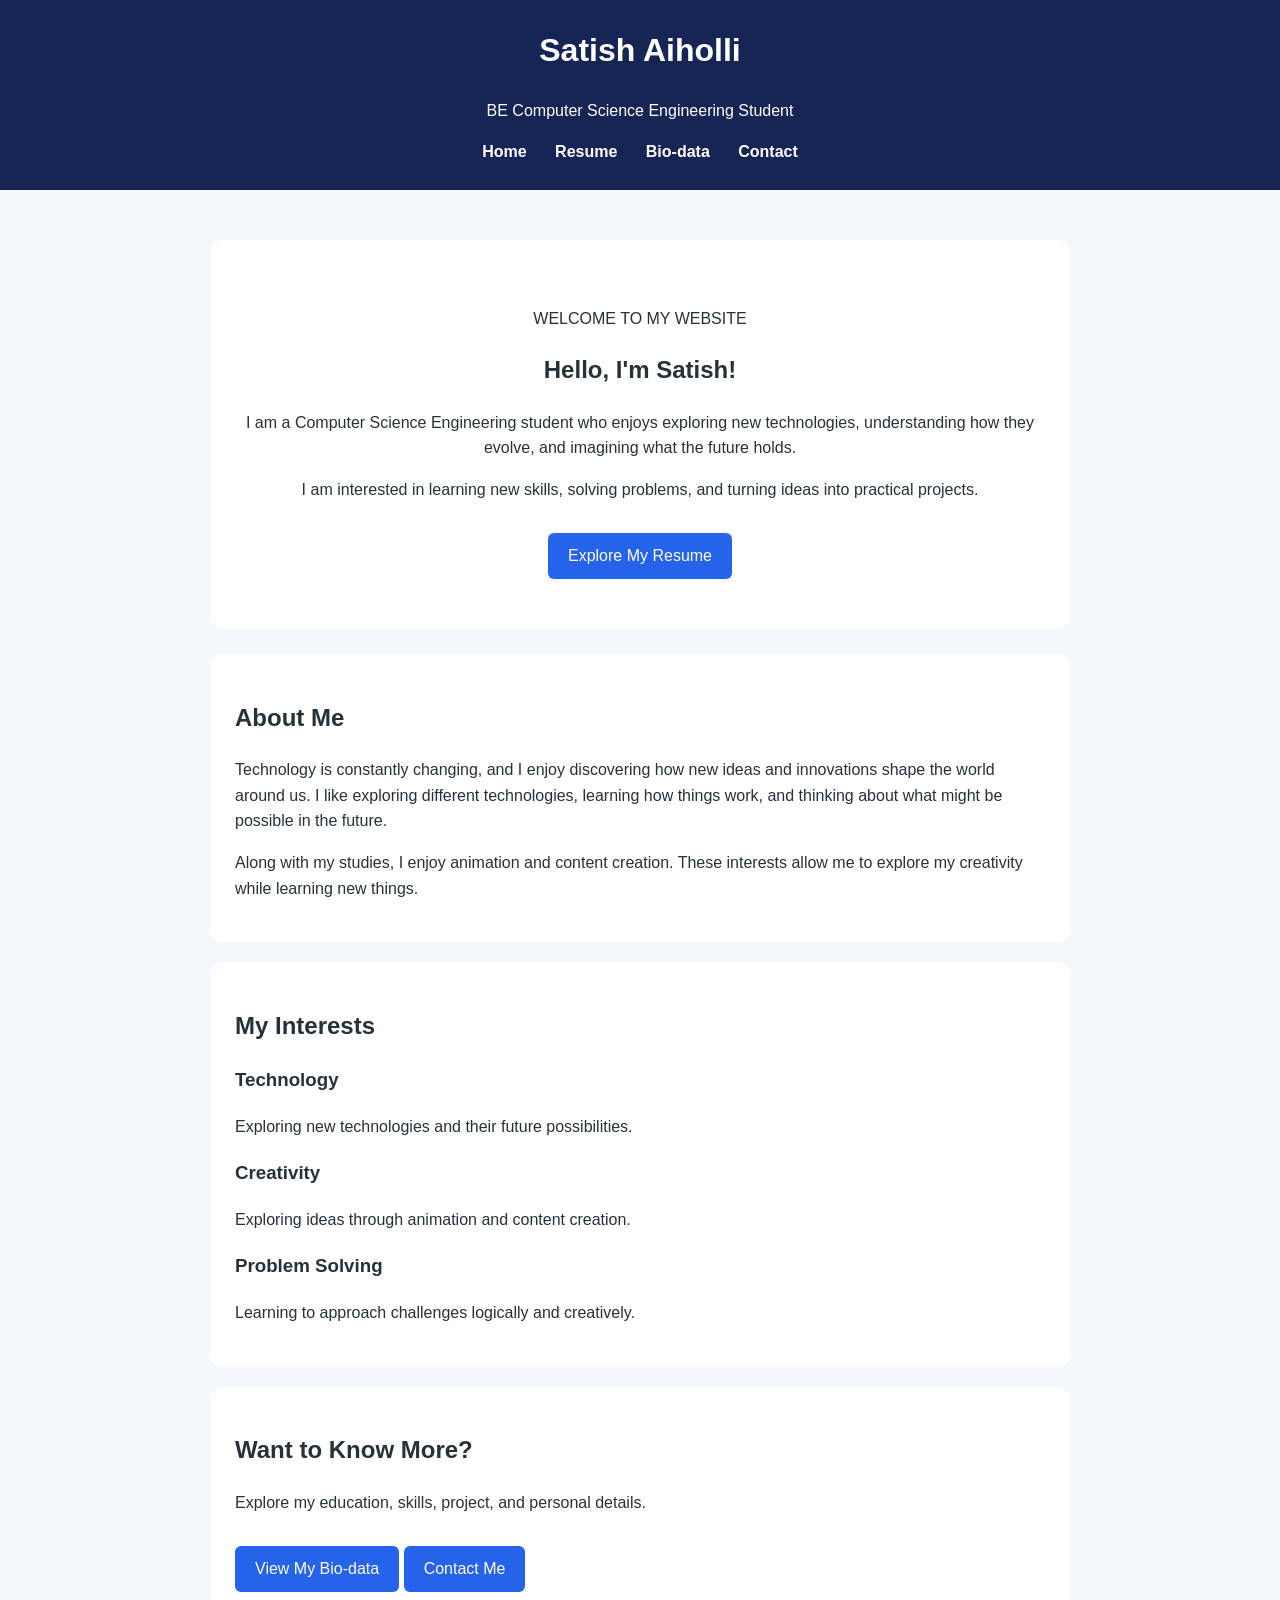
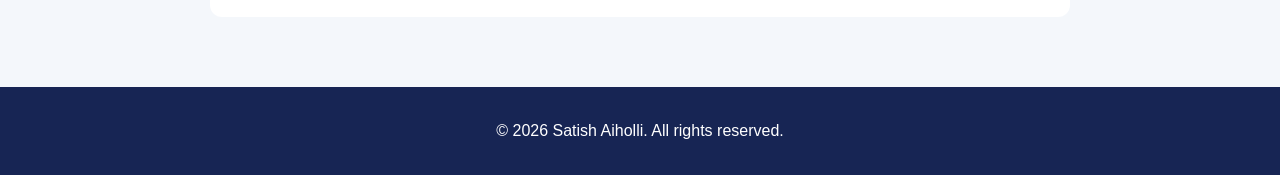
<file: index.html>
<!DOCTYPE html>
<html lang="en">
<head>
    <meta charset="UTF-8">
    <meta name="viewport" content="width=device-width, initial-scale=1.0">
    <title>Satish Aiholli | Home</title>
    <meta name="description" content="Personal website of Satish Aiholli, a BE Computer Science Engineering student interested in technology and innovation.">
    <link rel="stylesheet" href="style.css">
</head>
<body>

    <header>
        <h1>Satish Aiholli</h1>
        <p class="header-subtitle">BE Computer Science Engineering Student</p>

        <nav aria-label="Main navigation">
            <a href="index.html" aria-current="page">Home</a>
            <a href="resume.html">Resume</a>
            <a href="biodata.html">Bio-data</a>
            <a href="contact.html">Contact</a>
        </nav>
    </header>

    <main class="container">

        <section class="hero">
            <p class="eyebrow">WELCOME TO MY WEBSITE</p>
            <h2>Hello, I'm Satish!</h2>

            <p>
                I am a Computer Science Engineering student who
                enjoys exploring new technologies, understanding
                how they evolve, and imagining what the future holds.
            </p>

            <p>
                I am interested in learning new skills, solving
                problems, and turning ideas into practical projects.
            </p>

            <a class="button" href="resume.html">Explore My Resume</a>
        </section>

        <section>
            <h2>About Me</h2>

            <p>
                Technology is constantly changing, and I enjoy
                discovering how new ideas and innovations shape
                the world around us. I like exploring different
                technologies, learning how things work, and
                thinking about what might be possible in the future.
            </p>

            <p>
                Along with my studies, I enjoy animation and
                content creation. These interests allow me to
                explore my creativity while learning new things.
            </p>
        </section>

        <section>
            <h2>My Interests</h2>

            <div class="card-grid">
                <article class="info-card">
                    <h3>Technology</h3>
                    <p>Exploring new technologies and their future possibilities.</p>
                </article>

                <article class="info-card">
                    <h3>Creativity</h3>
                    <p>Exploring ideas through animation and content creation.</p>
                </article>

                <article class="info-card">
                    <h3>Problem Solving</h3>
                    <p>Learning to approach challenges logically and creatively.</p>
                </article>
            </div>
        </section>

        <section class="center">
            <h2>Want to Know More?</h2>
            <p>Explore my education, skills, project, and personal details.</p>
            <a class="button" href="biodata.html">View My Bio-data</a>
            <a class="button button-secondary" href="contact.html">Contact Me</a>
        </section>

    </main>

    <footer>
        <p>&copy; 2026 Satish Aiholli. All rights reserved.</p>
    </footer>

    <script src="script.js"></script>
</body>
</html>
</file>
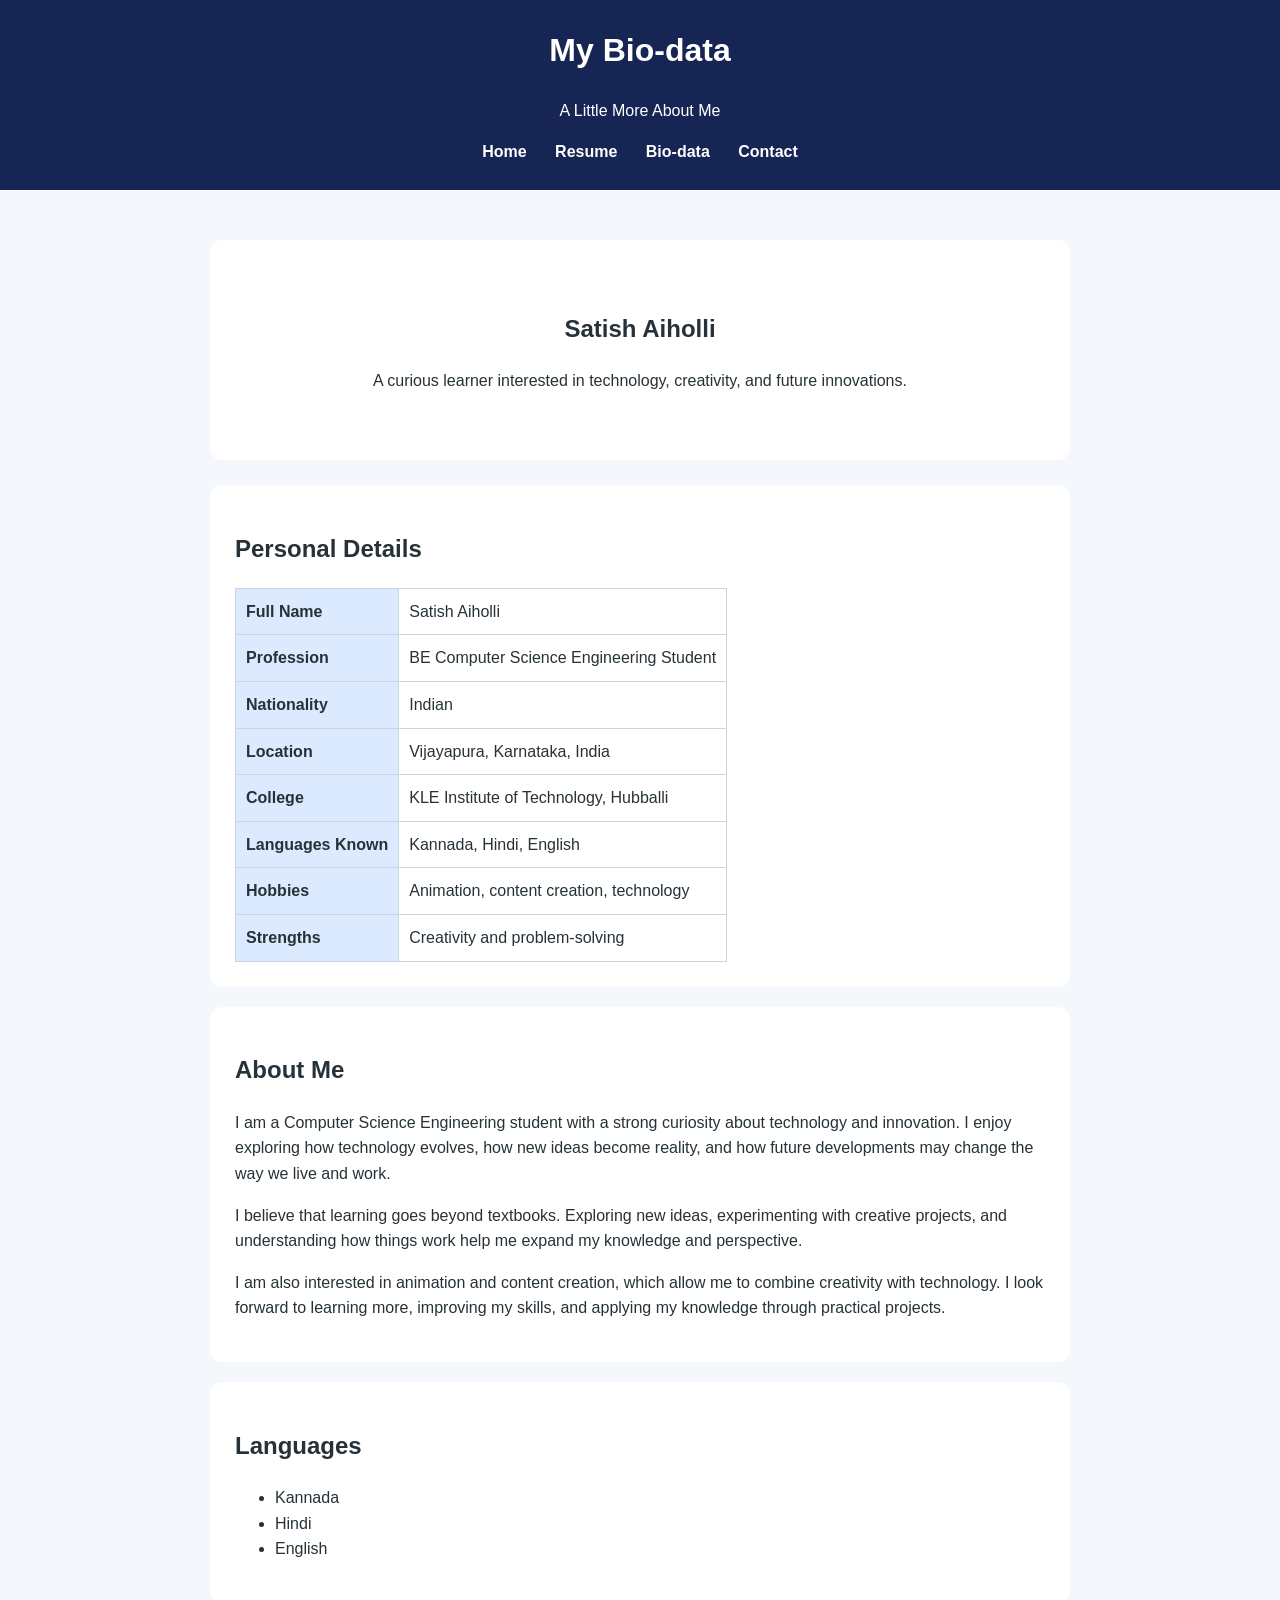
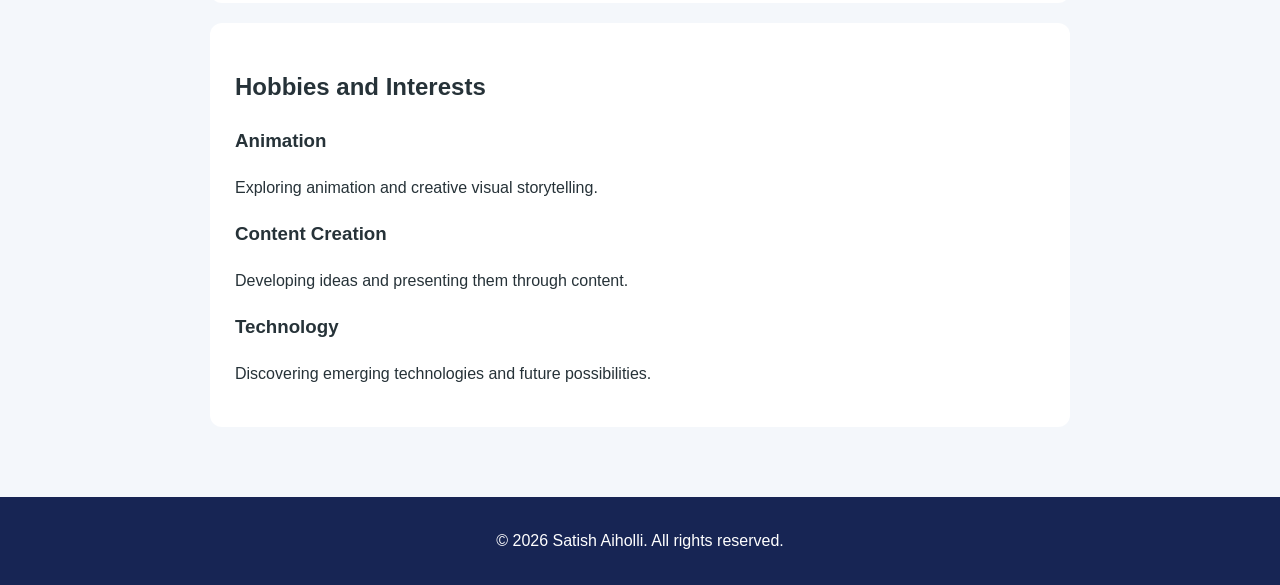
<file: biodata.html>
<!DOCTYPE html>
<html lang="en">
<head>
    <meta charset="UTF-8">
    <meta name="viewport" content="width=device-width, initial-scale=1.0">
    <title>Satish Aiholli | Bio-data</title>
    <link rel="stylesheet" href="style.css">
</head>
<body>

    <header>
        <h1>My Bio-data</h1>
        <p class="header-subtitle">A Little More About Me</p>

        <nav aria-label="Main navigation">
            <a href="index.html">Home</a>
            <a href="resume.html">Resume</a>
            <a href="biodata.html" aria-current="page">Bio-data</a>
            <a href="contact.html">Contact</a>
        </nav>
    </header>

    <main class="container">

        <section class="hero">
            <h2>Satish Aiholli</h2>

            <p>
                A curious learner interested in technology,
                creativity, and future innovations.
            </p>
        </section>

        <section>
            <h2>Personal Details</h2>

            <div class="table-wrapper">
                <table>
                    <tbody>
                        <tr>
                            <th scope="row">Full Name</th>
                            <td>Satish Aiholli</td>
                        </tr>

                        <tr>
                            <th scope="row">Profession</th>
                            <td>BE Computer Science Engineering Student</td>
                        </tr>

                        <tr>
                            <th scope="row">Nationality</th>
                            <td>Indian</td>
                        </tr>

                        <tr>
                            <th scope="row">Location</th>
                            <td>Vijayapura, Karnataka, India</td>
                        </tr>

                        <tr>
                            <th scope="row">College</th>
                            <td>KLE Institute of Technology, Hubballi</td>
                        </tr>

                        <tr>
                            <th scope="row">Languages Known</th>
                            <td>Kannada, Hindi, English</td>
                        </tr>

                        <tr>
                            <th scope="row">Hobbies</th>
                            <td>Animation, content creation, technology</td>
                        </tr>

                        <tr>
                            <th scope="row">Strengths</th>
                            <td>Creativity and problem-solving</td>
                        </tr>
                    </tbody>
                </table>
            </div>
        </section>

        <section>
            <h2>About Me</h2>

            <p>
                I am a Computer Science Engineering student with
                a strong curiosity about technology and innovation.
                I enjoy exploring how technology evolves, how new
                ideas become reality, and how future developments
                may change the way we live and work.
            </p>

            <p>
                I believe that learning goes beyond textbooks.
                Exploring new ideas, experimenting with creative
                projects, and understanding how things work help
                me expand my knowledge and perspective.
            </p>

            <p>
                I am also interested in animation and content
                creation, which allow me to combine creativity
                with technology. I look forward to learning more,
                improving my skills, and applying my knowledge
                through practical projects.
            </p>
        </section>

        <section>
            <h2>Languages</h2>

            <ul class="styled-list">
                <li>Kannada</li>
                <li>Hindi</li>
                <li>English</li>
            </ul>
        </section>

        <section>
            <h2>Hobbies and Interests</h2>

            <div class="card-grid">
                <article class="info-card">
                    <h3>Animation</h3>
                    <p>Exploring animation and creative visual storytelling.</p>
                </article>

                <article class="info-card">
                    <h3>Content Creation</h3>
                    <p>Developing ideas and presenting them through content.</p>
                </article>

                <article class="info-card">
                    <h3>Technology</h3>
                    <p>Discovering emerging technologies and future possibilities.</p>
                </article>
            </div>
        </section>

    </main>

    <footer>
        <p>&copy; 2026 Satish Aiholli. All rights reserved.</p>
    </footer>

    <script src="script.js"></script>
</body>
</html>
</file>
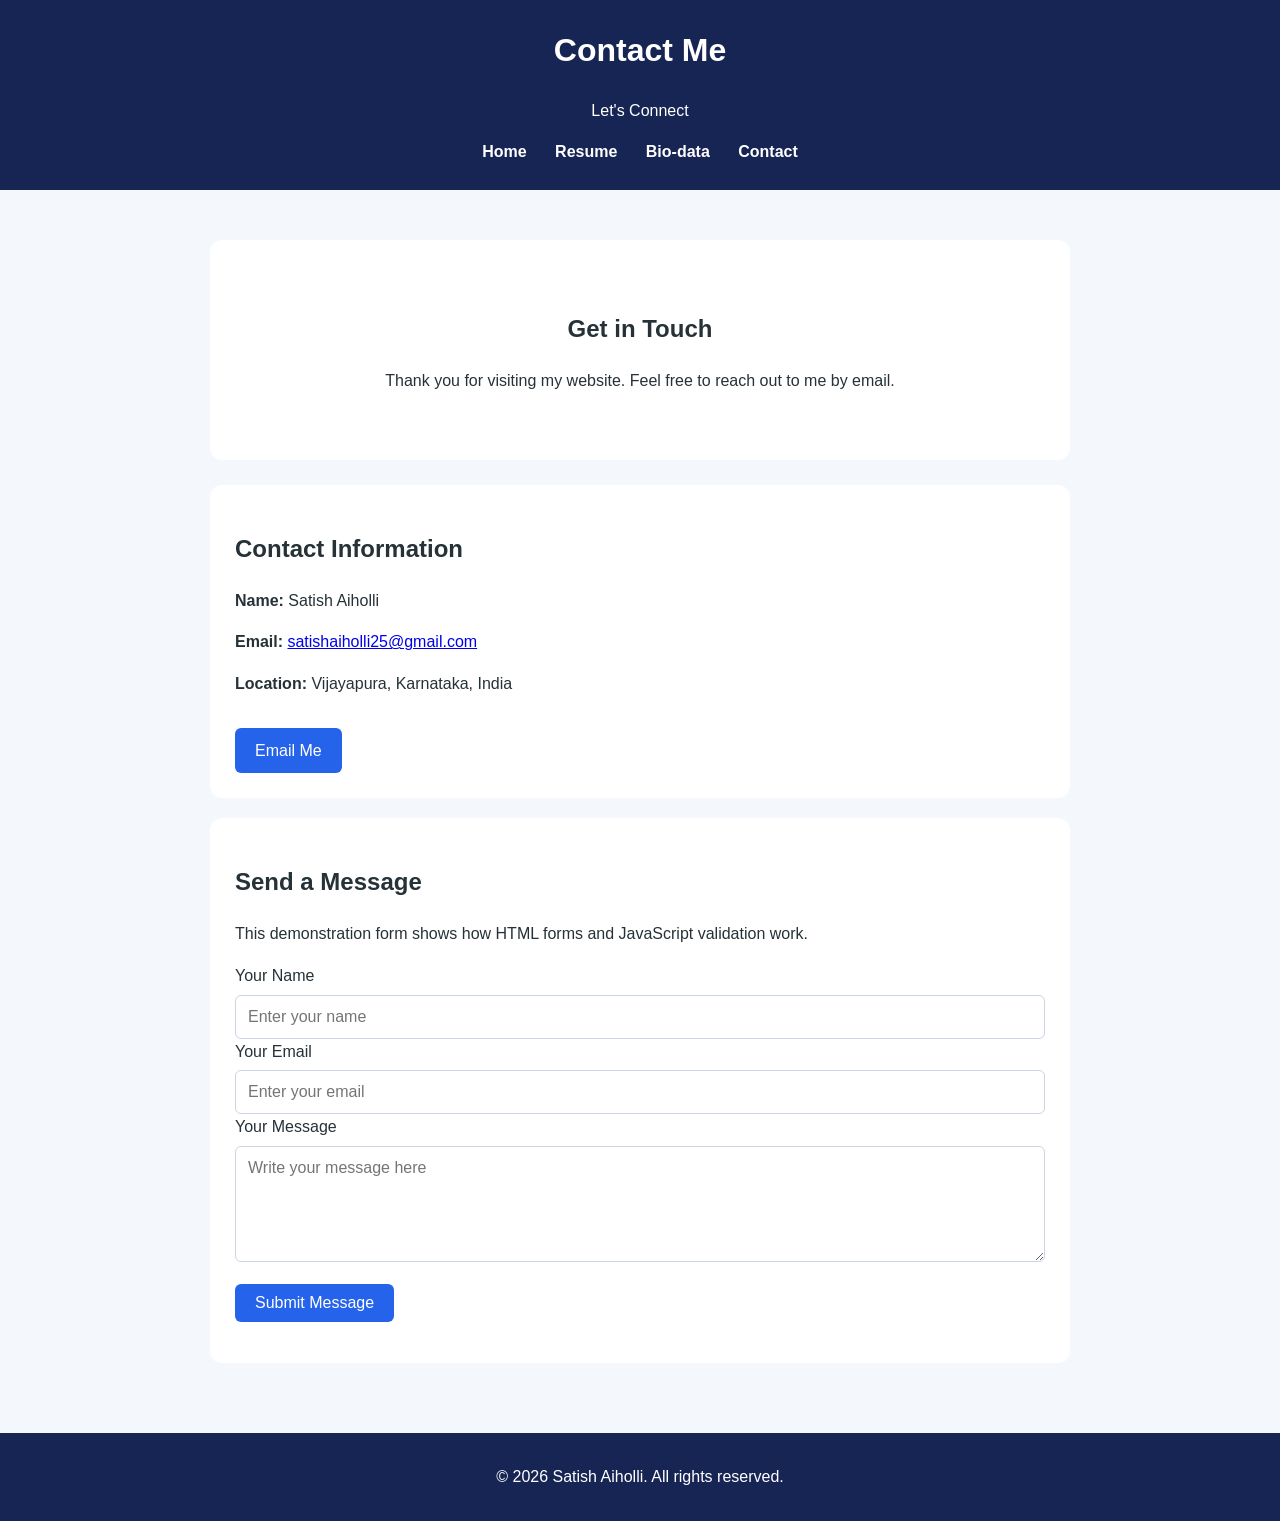
<file: contact.html>
<!DOCTYPE html>
<html lang="en">
<head>
    <meta charset="UTF-8">
    <meta name="viewport" content="width=device-width, initial-scale=1.0">
    <title>Satish Aiholli | Contact</title>
    <link rel="stylesheet" href="style.css">
</head>
<body>

    <header>
        <h1>Contact Me</h1>
        <p class="header-subtitle">Let's Connect</p>

        <nav aria-label="Main navigation">
            <a href="index.html">Home</a>
            <a href="resume.html">Resume</a>
            <a href="biodata.html">Bio-data</a>
            <a href="contact.html" aria-current="page">Contact</a>
        </nav>
    </header>

    <main class="container">

        <section class="hero">
            <h2>Get in Touch</h2>

            <p>
                Thank you for visiting my website.
                Feel free to reach out to me by email.
            </p>
        </section>

        <section>
            <h2>Contact Information</h2>

            <p><strong>Name:</strong> Satish Aiholli</p>

            <p>
                <strong>Email:</strong>
                <a href="mailto:satishaiholli25@gmail.com">
                    satishaiholli25@gmail.com
                </a>
            </p>

            <p><strong>Location:</strong> Vijayapura, Karnataka, India</p>

            <a class="button" href="mailto:satishaiholli25@gmail.com">
                Email Me
            </a>
        </section>

        <section>
            <h2>Send a Message</h2>

            <p>
                This demonstration form shows how HTML forms
                and JavaScript validation work.
            </p>

            <form id="contactForm">
                <div class="form-group">
                    <label for="name">Your Name</label>
                    <input
                        type="text"
                        id="name"
                        name="name"
                        placeholder="Enter your name"
                        required
                    >
                </div>

                <div class="form-group">
                    <label for="email">Your Email</label>
                    <input
                        type="email"
                        id="email"
                        name="email"
                        placeholder="Enter your email"
                        required
                    >
                </div>

                <div class="form-group">
                    <label for="message">Your Message</label>
                    <textarea
                        id="message"
                        name="message"
                        rows="5"
                        placeholder="Write your message here"
                        required
                    ></textarea>
                </div>

                <button type="submit" class="button">
                    Submit Message
                </button>

                <p id="formStatus" role="status" aria-live="polite"></p>
            </form>
        </section>

    </main>

    <footer>
        <p>&copy; 2026 Satish Aiholli. All rights reserved.</p>
    </footer>

    <script src="script.js"></script>
</body>
</html>
</file>
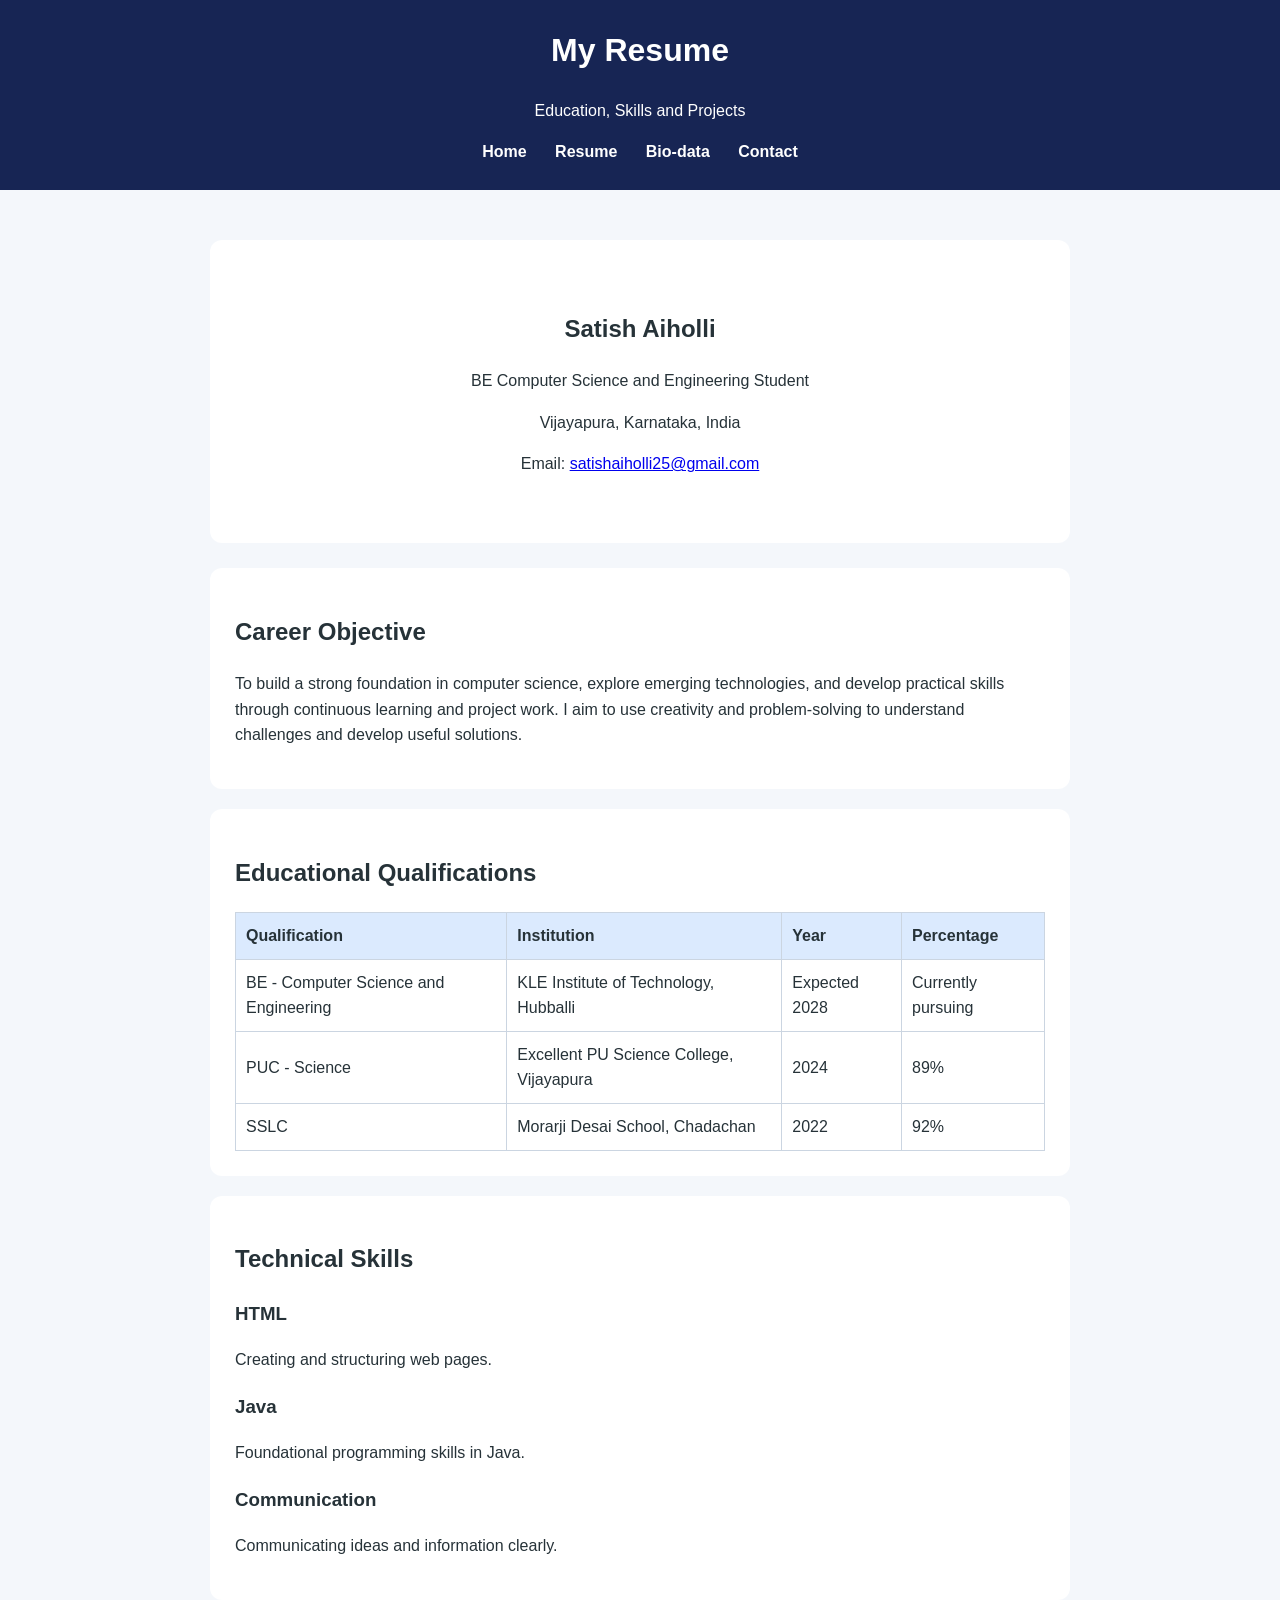
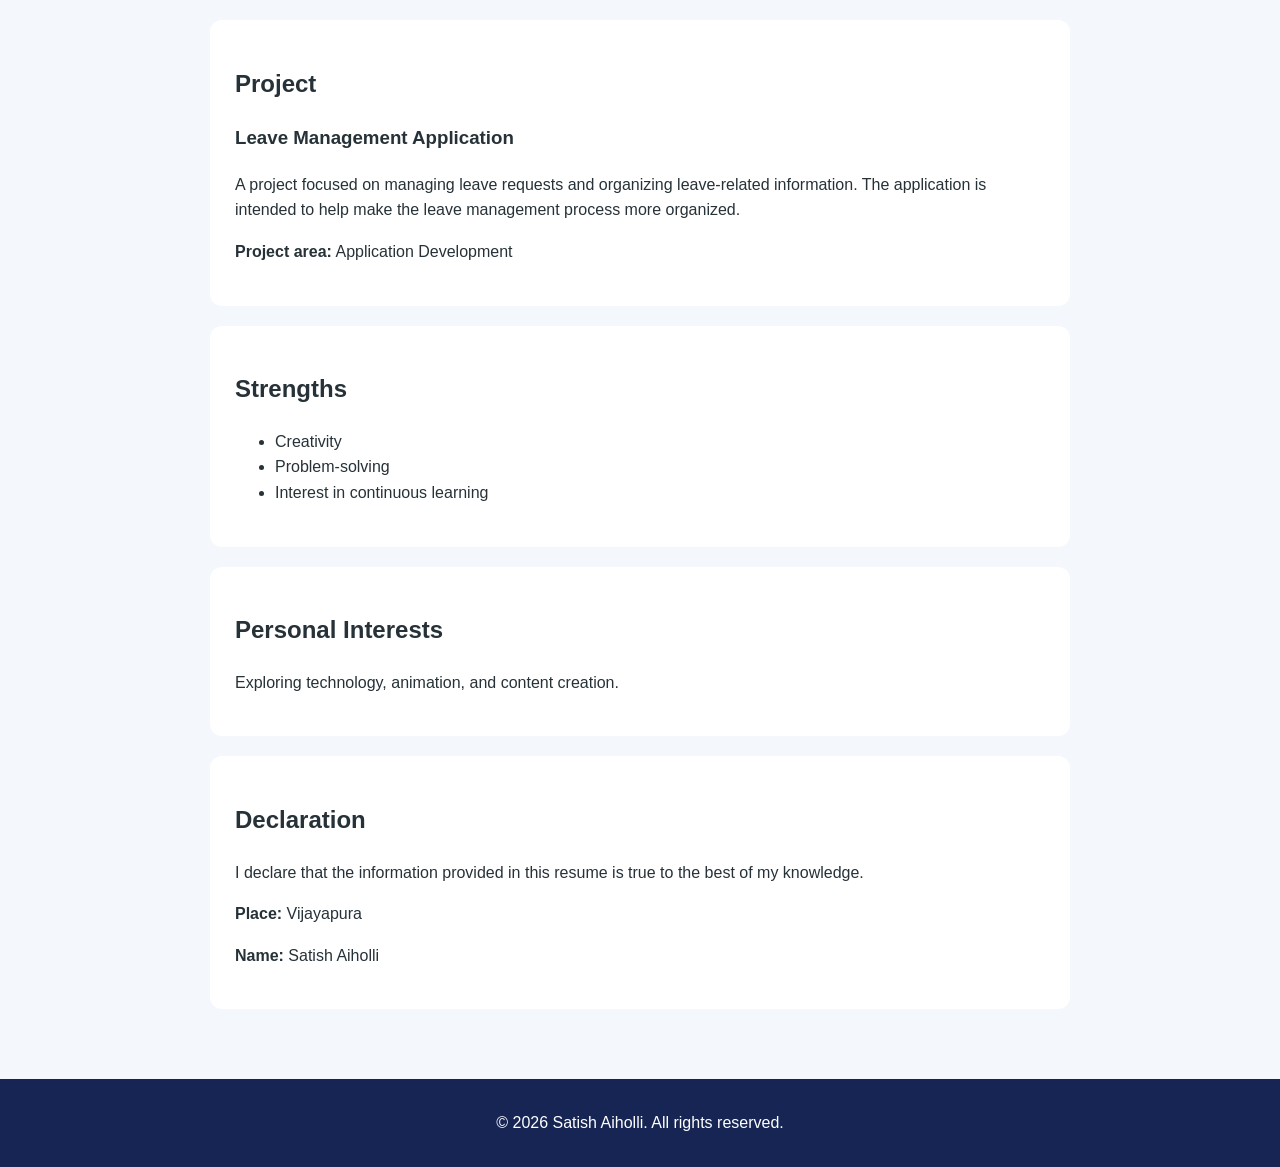
<file: resume.html>
<!DOCTYPE html>
<html lang="en">
<head>
    <meta charset="UTF-8">
    <meta name="viewport" content="width=device-width, initial-scale=1.0">
    <title>Satish Aiholli | Resume</title>
    <link rel="stylesheet" href="style.css">
</head>
<body>

    <header>
        <h1>My Resume</h1>
        <p class="header-subtitle">Education, Skills and Projects</p>

        <nav aria-label="Main navigation">
            <a href="index.html">Home</a>
            <a href="resume.html" aria-current="page">Resume</a>
            <a href="biodata.html">Bio-data</a>
            <a href="contact.html">Contact</a>
        </nav>
    </header>

    <main class="container">

        <section class="hero resume-header">
            <h2>Satish Aiholli</h2>
            <p>BE Computer Science and Engineering Student</p>
            <p>Vijayapura, Karnataka, India</p>
            <p>
                Email:
                <a href="mailto:satishaiholli25@gmail.com">
                    satishaiholli25@gmail.com
                </a>
            </p>
        </section>

        <section>
            <h2>Career Objective</h2>

            <p>
                To build a strong foundation in computer science,
                explore emerging technologies, and develop practical
                skills through continuous learning and project work.
                I aim to use creativity and problem-solving to
                understand challenges and develop useful solutions.
            </p>
        </section>

        <section>
            <h2>Educational Qualifications</h2>

            <div class="table-wrapper">
                <table>
                    <thead>
                        <tr>
                            <th>Qualification</th>
                            <th>Institution</th>
                            <th>Year</th>
                            <th>Percentage</th>
                        </tr>
                    </thead>

                    <tbody>
                        <tr>
                            <td>BE - Computer Science and Engineering</td>
                            <td>KLE Institute of Technology, Hubballi</td>
                            <td>Expected 2028</td>
                            <td>Currently pursuing</td>
                        </tr>

                        <tr>
                            <td>PUC - Science</td>
                            <td>Excellent PU Science College, Vijayapura</td>
                            <td>2024</td>
                            <td>89%</td>
                        </tr>

                        <tr>
                            <td>SSLC</td>
                            <td>Morarji Desai School, Chadachan</td>
                            <td>2022</td>
                            <td>92%</td>
                        </tr>
                    </tbody>
                </table>
            </div>
        </section>

        <section>
            <h2>Technical Skills</h2>

            <div class="card-grid">
                <article class="info-card">
                    <h3>HTML</h3>
                    <p>Creating and structuring web pages.</p>
                </article>

                <article class="info-card">
                    <h3>Java</h3>
                    <p>Foundational programming skills in Java.</p>
                </article>

                <article class="info-card">
                    <h3>Communication</h3>
                    <p>Communicating ideas and information clearly.</p>
                </article>
            </div>
        </section>

        <section>
            <h2>Project</h2>

            <article class="project-card">
                <h3>Leave Management Application</h3>

                <p>
                    A project focused on managing leave requests
                    and organizing leave-related information.
                    The application is intended to help make
                    the leave management process more organized.
                </p>

                <p><strong>Project area:</strong> Application Development</p>
            </article>
        </section>

        <section>
            <h2>Strengths</h2>

            <ul class="styled-list">
                <li>Creativity</li>
                <li>Problem-solving</li>
                <li>Interest in continuous learning</li>
            </ul>
        </section>

        <section>
            <h2>Personal Interests</h2>

            <p>
                Exploring technology, animation, and content creation.
            </p>
        </section>

        <section>
            <h2>Declaration</h2>

            <p>
                I declare that the information provided in this
                resume is true to the best of my knowledge.
            </p>

            <p><strong>Place:</strong> Vijayapura</p>
            <p><strong>Name:</strong> Satish Aiholli</p>
        </section>

    </main>

    <footer>
        <p>&copy; 2026 Satish Aiholli. All rights reserved.</p>
    </footer>

    <script src="script.js"></script>
</body>
</html>
</file>
<file: style.css>
/* General page styling */
* {
    box-sizing: border-box;
}

body {
    margin: 0;
    font-family: Arial, sans-serif;
    background-color: #f4f7fb;
    color: #263238;
    line-height: 1.6;
}

/* Header */
header {
    background-color: #172554;
    color: white;
    text-align: center;
    padding: 25px 15px;
}

header h1 {
    margin-top: 0;
}

/* Navigation links */
nav a {
    color: white;
    text-decoration: none;
    margin: 0 12px;
    font-weight: bold;
}

nav a:hover {
    color: #93c5fd;
}

/* Main content */
.container {
    max-width: 900px;
    margin: 30px auto;
    padding: 20px;
}

.hero {
    background-color: white;
    text-align: center;
    padding: 50px 20px;
    border-radius: 12px;
    margin-bottom: 25px;
}

section:not(.hero) {
    background-color: white;
    padding: 25px;
    margin-bottom: 20px;
    border-radius: 12px;
}

/* Button */
.button {
    display: inline-block;
    background-color: #2563eb;
    color: white;
    padding: 10px 20px;
    text-decoration: none;
    border-radius: 6px;
    margin-top: 15px;
}

.button:hover {
    background-color: #1d4ed8;
}

/* Footer */
footer {
    background-color: #172554;
    color: white;
    text-align: center;
    padding: 15px;
}

/* Mobile screens */
@media (max-width: 600px) {
    nav a {
        display: inline-block;
        margin: 5px;
    }

    .container {
        margin: 10px auto;
        padding: 12px;
    }
}

/* Contact form styling */
input,
textarea {
    width: 100%;
    padding: 12px;
    margin-top: 6px;
    border: 1px solid #cbd5e1;
    border-radius: 6px;
    font-family: Arial, sans-serif;
    font-size: 16px;
}

textarea {
    resize: vertical;
}

button.button {
    border: none;
    cursor: pointer;
    font-size: 16px;
}

table {
    border-collapse: collapse;
    background-color: white;
}

th,
td {
    padding: 10px;
    text-align: left;
    border: 1px solid #cbd5e1;
}

th {
    background-color: #dbeafe;
}

@media (max-width: 600px) {
    table {
        font-size: 12px;
    }

    th,
    td {
        padding: 6px;
    }
}
</file>
